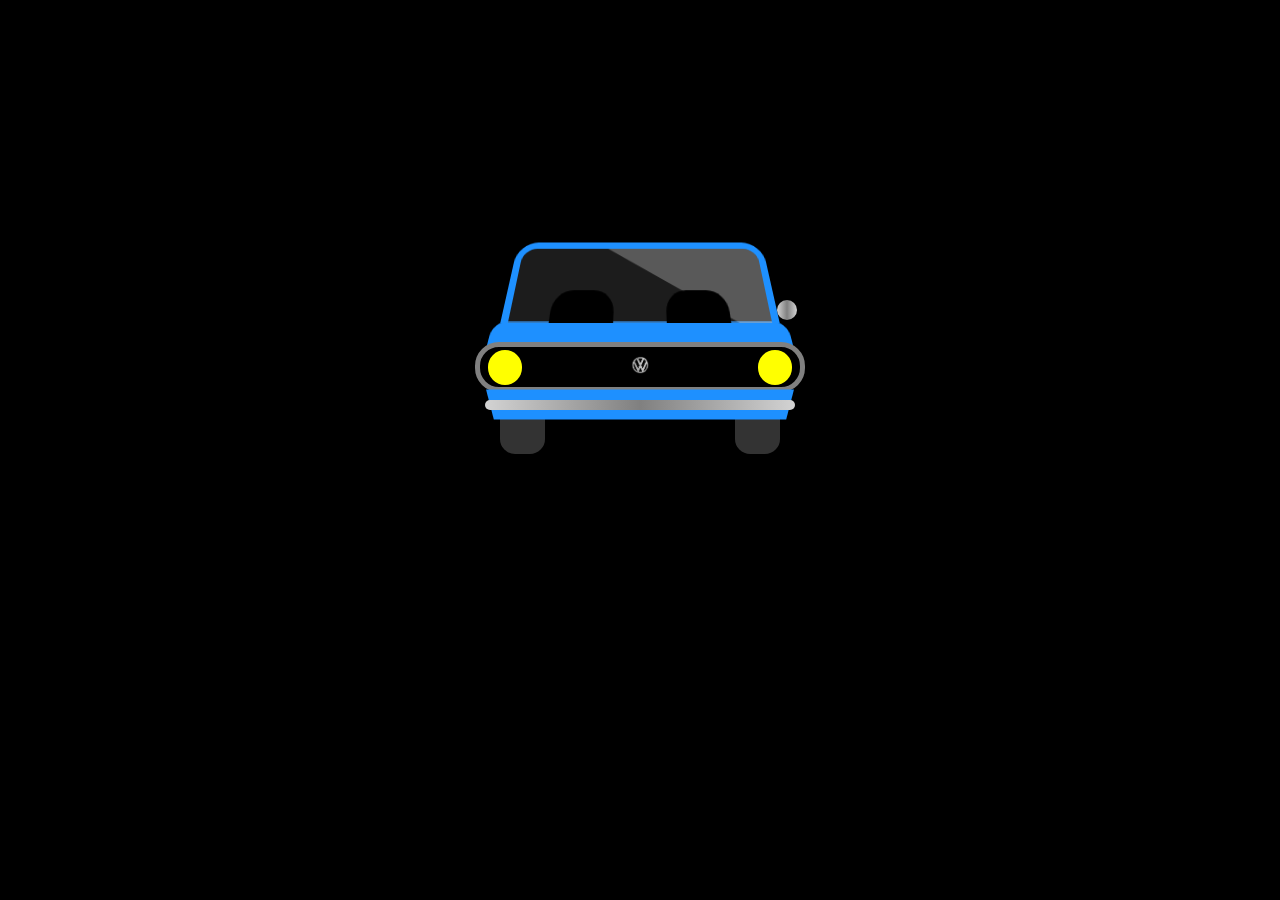
<file: carro passat/index.html>
<!DOCTYPE html>
<html lang="en">
<head>
    <meta charset="UTF-8">
    <meta http-equiv="X-UA-Compatible" content="IE=edge">
    <meta name="viewport" content="width=device-width, initial-scale=1.0">
    <link rel="stylesheet" href="./style.css">
    <title>Passat</title>
</head>
<body>
    <div class="carro">
        <div class="parabrisa">
            <div class="banco"></div>
        </div>
        <div class="retrovisor"></div>
        <div class="capo"></div>
        <div class="para-choque"></div>
        <img class="emblema" src="./img/emblema.jfif">
        <div class="farol"></div>
        <div class="farol1"></div>
        <div class="para-choque1"></div>
        <div class="para-choque2"></div>
        <div class="rodas"></div>
    </div>
</body>
</html>
</file>
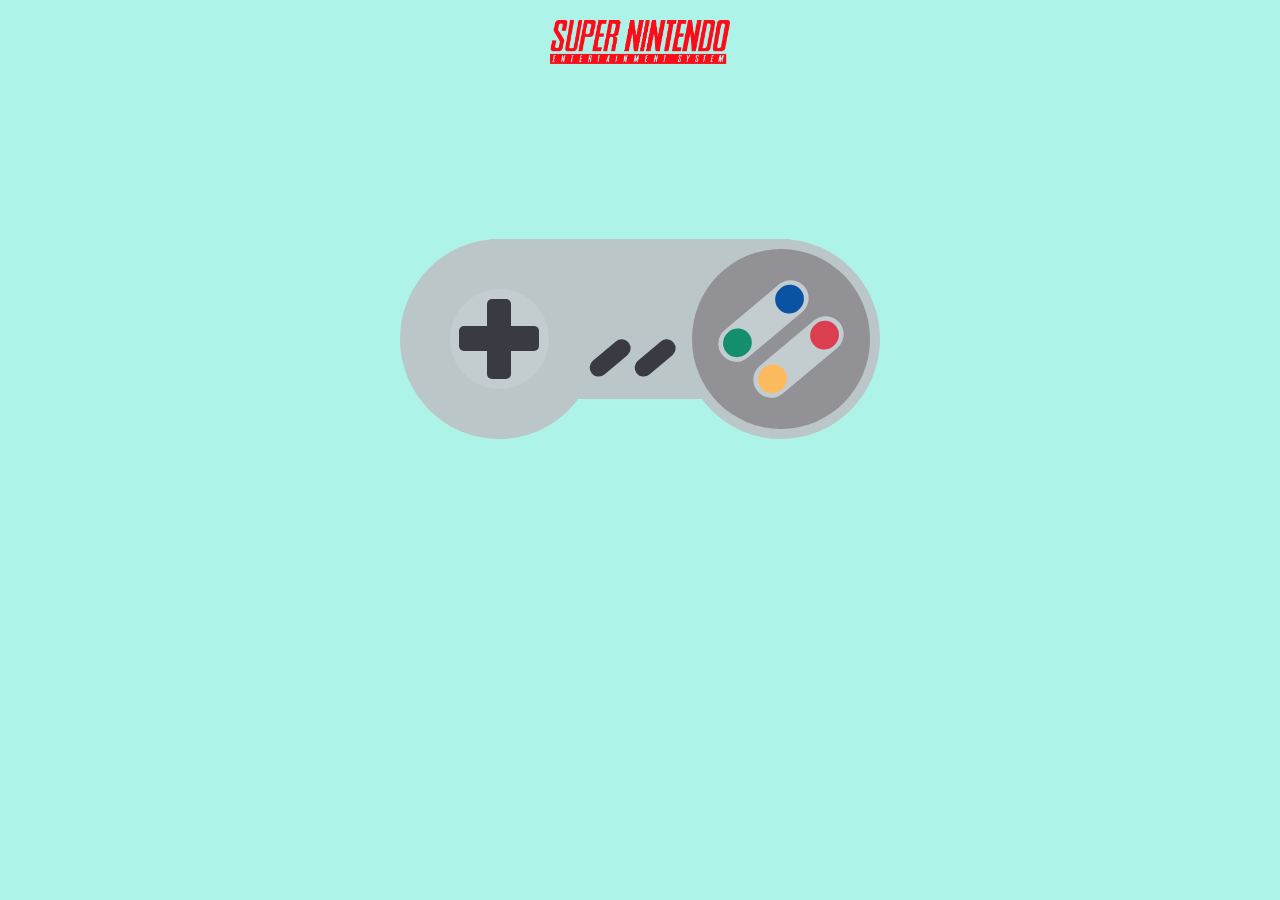
<file: CONTROLE SP/index.html>
<!DOCTYPE html>
<html lang="en">
<head>
    <meta charset="UTF-8">
    <meta http-equiv="X-UA-Compatible" content="IE=edge">
    <meta name="viewport" content="width=device-width, initial-scale=1.0">
    <link rel="stylesheet" href="./style.css">
    <title>SUPER NINTENDO</title>
</head>
<body>
    <img class="logo" src="./img/logo.png">
    <div class="container">
    <div class="box">
        <div class="controller-left">

        <div class="circle-indent-1">
        <div class="d-pad-1">
        </div>
        <div class="d-pad-2">
        </div>
        </div>

        </div>
        <div class="controller-middle">
        <div class="start"></div>
        <div class="select"></div>
        </div>
        <div class="controller-right">
        <div class="circle-indent-2">
        <div class="button-container-1">
        <div class="y"></div>
        <div class="x"></div>
        </div>
        <div class="button-container-2">
        <div class="b"></div>
        <div class="a"></div>
        </div>
        </div>

        </div>
    </div>
    </div>
</body>
</html>
</file>
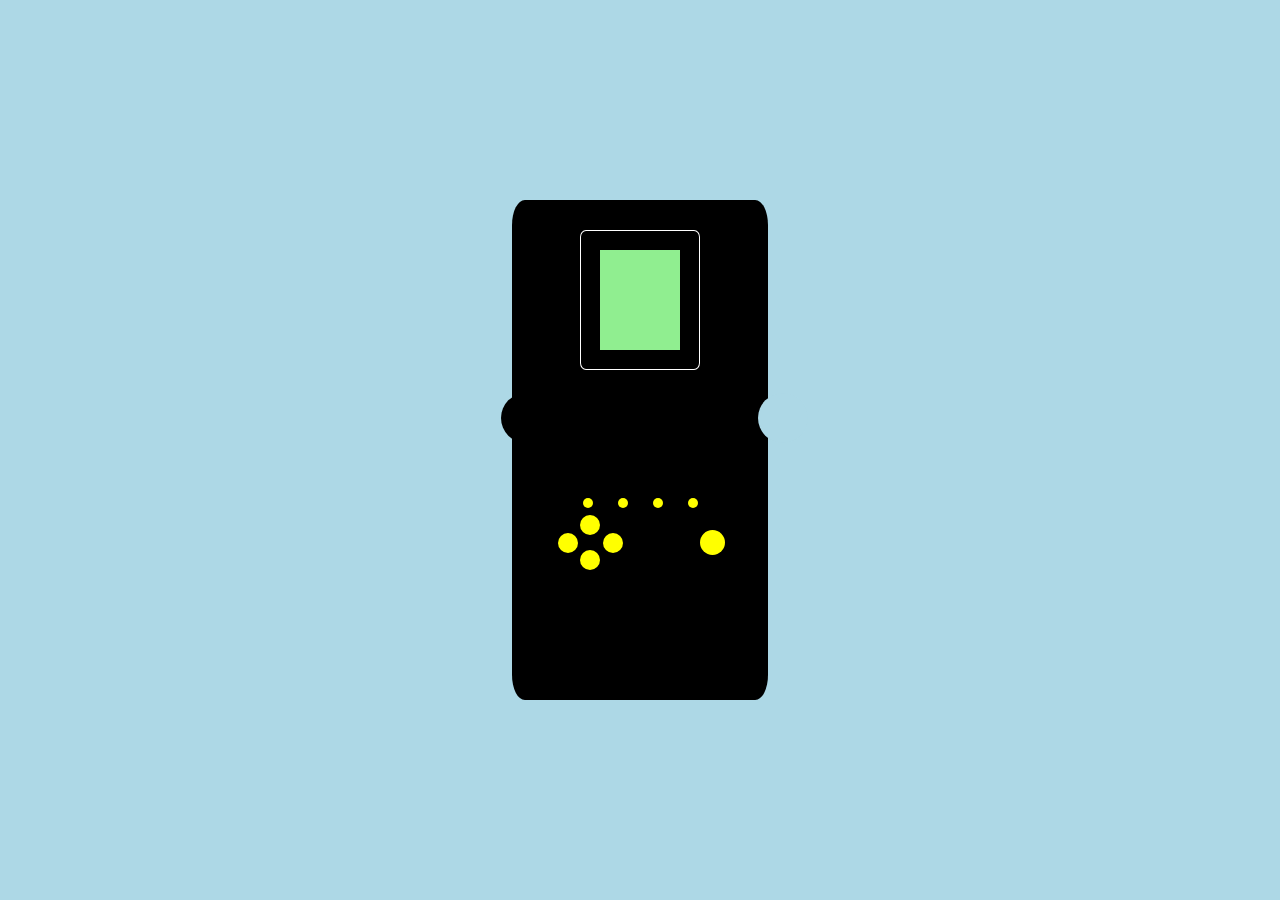
<file: Mini brink/index.html>
<!DOCTYPE html>
<html lang="en">
<head>
    <meta charset="UTF-8">
    <meta http-equiv="X-UA-Compatible" content="IE=edge">
    <meta name="viewport" content="width=device-width, initial-scale=1.0">
    <title>MINI BRINK</title>
    <style>
        * {
            box-sizing: border-box;
            margin: 0;
            padding: 0;
        }
        body {
            background-color: #add8e6;
            min-height: 100vh;
            display: flex;
            align-items: center;
            justify-content: center;
        }
        .container {
            display: flex;
            align-items: center;
            justify-content: center;
        }
        .artwork-wrapper {
            transform-origin: center center;
        }
    .square{
    margin: auto;
    border-radius: 5%;
    display: flex;
    align-items: center;
    justify-content: center;
}
#square1 {
    width: 256px;
    height: 500px;
    background-color: black;
}
#square2 {
    width: 80px;
    height: 100px;
    margin-top: 50px;
    border-radius: 0px;
    background-color: #90ee90;
}
#square3 {
    position: absolute;
    width: 120px;
    height: 140px;
    margin-top: 0px;
    border: 1px solid white;
}
.circle{
    margin: auto;
    border-radius: 50%;
    display: flex;
    align-items: center;
    justify-content: center;
}
#circle1 {
    position: absolute;
    width: 20px;
    height: 20px;
    margin-top: 450px;
    margin-right: 100px;
    background-color: yellow;
}
#circle2 {
    position: absolute;
    width: 20px;
    height: 20px;
    margin-top: 70px;
    background-color: yellow;
}
#circle3 {
    position: absolute;
    width: 20px;
    height: 20px;
    margin-top: -35px;
    margin-left: 45px;
    background-color: yellow;
}
#circle4 {
    position: absolute;
    width: 20px;
    height: 20px;
    margin-right: 90px;
    background-color: yellow;
}
#circle5 {
    position: absolute;
    width: 25px;
    height: 25px;
    margin-left: 290px;
    background-color: yellow;
}
#circle6 {
    position: absolute;
    width: 10px;
    height: 10px;
    margin-top: -80px;
    margin-right: 40px;
    background-color: yellow;
}
#circle7 {
    position: absolute;
    width: 10px;
    height: 10px;
    margin-top: 0px;
    margin-right: 70px;
    background-color: yellow;
}
#circle8 {
    position: absolute;
    width: 10px;
    height: 10px;
    margin-right: 70px;
    background-color: yellow;
}
#circle9 {
    position: absolute;
    width: 10px;
    height: 10px;
    margin-top: 0px;
    margin-right: 70px;
    background-color: yellow;
}
#circle10 {
    position: absolute;
    width: 50px;
    height: 50px;
    margin-top: -170px;
    margin-left: 390px;
    background-color: #add8e6;
}
#circle11 {
    position: absolute;
    width: 50px;
    height: 50px;
    margin-top: 0px;
    margin-right: 513px;
    background-color: black;
}

    </style>
</head>
<body>
   <div class="container">
     <div class="artwork-wrapper">
     <div id="square1" class="square">
        <div id="square2" class="square">
            <div id="square3" class="square">
                <div id="circle1" class="circle">
                    <div id="circle2" class="circle">
                        <div id="circle3" class="circle">
                            <div id="circle4" class="circle">
                                <div id="circle5" class="circle">
                                    <div id="circle6" class="circle">
                                        <div id="circle7" class="circle">
                                            <div id="circle8" class="circle">
                                                <div id="circle9" class="circle">
                                                    <div id="circle10" class="circle">
                                                        <div id="circle11" class="circle">

                                                        </div>
                                                    
                                        
                                                      </div>
                                                    </div>

                                                </div>
                                            </div>
                                        </div>
                                    </div>

                                </div>

                        </div>
                        </div>

                </div>
            </div>
        </div>
      </div>
     </div>
   </div>

   <script>
    function scaleArtwork() {
        const wrapper = document.querySelector('.artwork-wrapper');
        const artW = 256;
        const artH = 500;
        const padding = 32;

        const scaleW = (window.innerWidth - padding) / artW;
        const scaleH = (window.innerHeight - padding) / artH;
        const scale = Math.min(scaleW, scaleH, 1);

        wrapper.style.transform = `scale(${scale})`;
    }

    window.addEventListener('resize', scaleArtwork);
    scaleArtwork();
   </script>
</body>
</html>
</file>
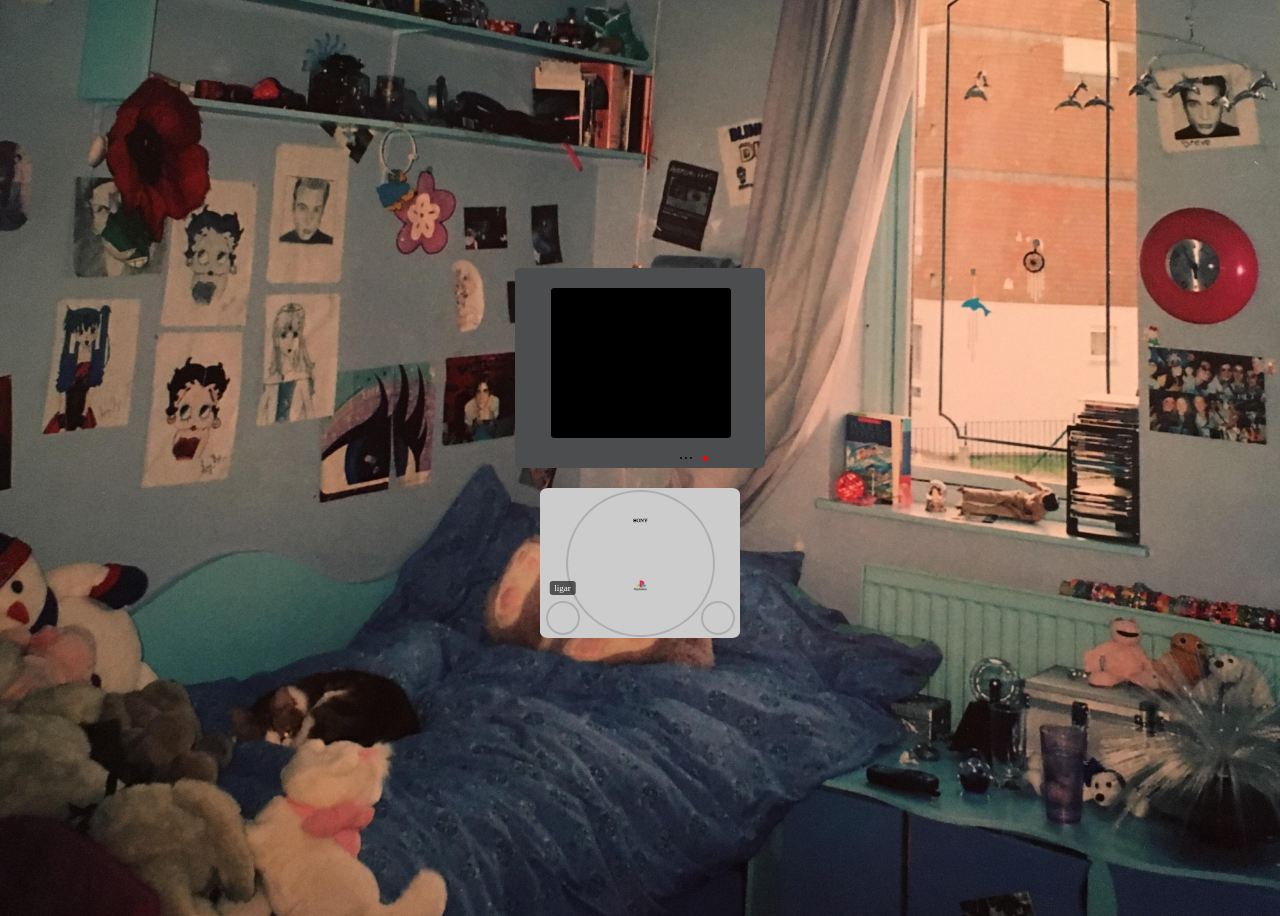
<file: ps1/index.html>
<!DOCTYPE html>
<html lang="en">
<head>
    <meta charset="UTF-8">
    <meta http-equiv="X-UA-Compatible" content="IE=edge">
    <meta name="viewport" content="width=device-width, initial-scale=1.0">
    <title>PS1</title>
    
    <style type="text/css">
        body{
    background: url('./img/nostalgias.jpg') center/cover no-repeat;
    display: flex;
    flex-direction: column;
    align-items: center;
    justify-content: center;
    min-height: 100vh;
    gap: 40px;
    overflow-x: hidden;
    }

#app {
    position: relative;
    width: 280px;
    height: 380px;
    transform-origin: center center;
}

@media (max-width: 650px) {
    #app { transform: scale(0.75); }
}

@media (max-width: 480px) {
    #app { transform: scale(0.6); }
}

@media (max-width: 360px) {
    #app { transform: scale(0.45); }
}
    
    .square {
    margin: auto;
    border-radius: 4%;
    display: flex;
    align-items: center;
    justify-content: center;
    background: linear-gradient(to right, var(--color1), var(--color2), var(--color1));
}
 
    .circle {
        position: absolute;
        margin: auto;
        border: 2px solid #9999;
        border-radius: 50%;
        display: flex;
        align-items: center;
        justify-content: center;
        border-radius: black;
    }
    .ps1{
        margin-top: 220px;
    }

#square1 {
    width: 200px;
    height: 150px;
    background-color: #CCCCCC;
}

#circle1 {
    width: 145px;
    height: 143px;
    flex-direction: column;
}
#circle2 {
    margin-top: 110px;
    margin-right: 155px;
    width: 30px;
    height: 30px;
    cursor: pointer;
    animation: pulse 1.2s infinite;
}

#circle2::after {
    content: "ligar";
    position: absolute;
    top: -22px;
    left: 50%;
    transform: translateX(-50%);
    font-size: 9px;
    color: white;
    background: rgba(0,0,0,0.6);
    padding: 2px 5px;
    border-radius: 3px;
    white-space: nowrap;
}

#circle2.ligado {
    animation: none;
    cursor: default;
}

#circle2.ligado::after {
    display: none;
}

@keyframes pulse {
    0%   { box-shadow: 0 0 0 0 rgba(255,255,255,0.8); }
    70%  { box-shadow: 0 0 0 8px rgba(255,255,255,0); }
    100% { box-shadow: 0 0 0 0 rgba(255,255,255,0); }
}

#circle3 {
    margin-top: 0px;
    margin-left: 310px;
    width: 30px;
    height: 30px;
}

.logo {
    width: 15px;
    height: 15px;
    margin-top: 50px;
}
.sony {
    width: 15px;
    height: 15px;
    margin-top: -20px;
}
.video {
    display: none;
    width: 180px;
    height: 150px;
    object-fit: cover;
}
.tela {
        position: absolute;
        margin: auto;
        border-radius: 2%;
        display: flex;
        align-items: center;
        justify-content: center;
        border-radius: black;
    }
    #tv-wrapper {
    top: 0;
    left: 15px;
    margin: 0;
}

    #tv {
    position: relative;
    margin-top: 0;
    width: 250px;
    height: 200px;
    background-color: #4c4d4f;
}
 
 #tv2 {
    margin-left: 130px;
        margin-top: 180px;
    width: 5px;
    height: 5px;
    background-color: red;
    border-radius: 50%;
 }

#tv3 {
    margin-left: -128px;
        margin-top: -190px;
    width: 180px;
    height: 150px;
    background-color: black;
}

#tv4 {
    margin-left: 100px;
        margin-top: 190px;
    width: 2px;
    height: 2px;
    background-color: black;
    border-radius: 50%;
}

#tv5 {
    margin-left: -10px;
        margin-top: 0px;
    width: 2px;
    height: 2px;
    background-color: black;
    border-radius: 50%;
}

#tv6 {
    margin-left: -10px;
        margin-top: 0px;
    width: 2px;
    height: 2px;
    background-color: black;
    border-radius: 50%;
}
    
    </style>
</head>
<body>
    
    <div id="app">
    <div class="ps1">
     <div id="square1" class="square">
       <div id="circle1" class="circle">
       <img class="sony" src="./img/sony.png">
       <img class="logo" src="./img/logo.png">
       <div id="circle2" class="circle">
       <div id="circle3" class="circle">
       </div>
       </div>
       </div>
       </div>
     </div>


     <div id="tv-wrapper" class="tela">
        <div id="tv" class="tela">
            <div id="tv2" class="tela">
                <div id="tv3" class="tela">
                  <img class="video" id="video" src="./img/videoplayback.gif">
                  <div id="tv4" class="tela">
                    <div id="tv5" class="tela">
                      <div id="tv6" class="tela">

                      </div>
                    </div>
                  </div>
                </div>

            </div>

        </div>
     </div>
    </div>


<script>
    const circle2 = document.getElementById('circle2');
    const tv2 = document.getElementById('tv2');
    const video = document.getElementById('video');

    circle2.addEventListener('click', function () {
        tv2.style.backgroundColor = 'green';
        video.src = './img/videoplayback.gif?' + Date.now();
        video.style.display = 'block';
        circle2.classList.add('ligado');
    });
</script>
</body>
</html>
</file>
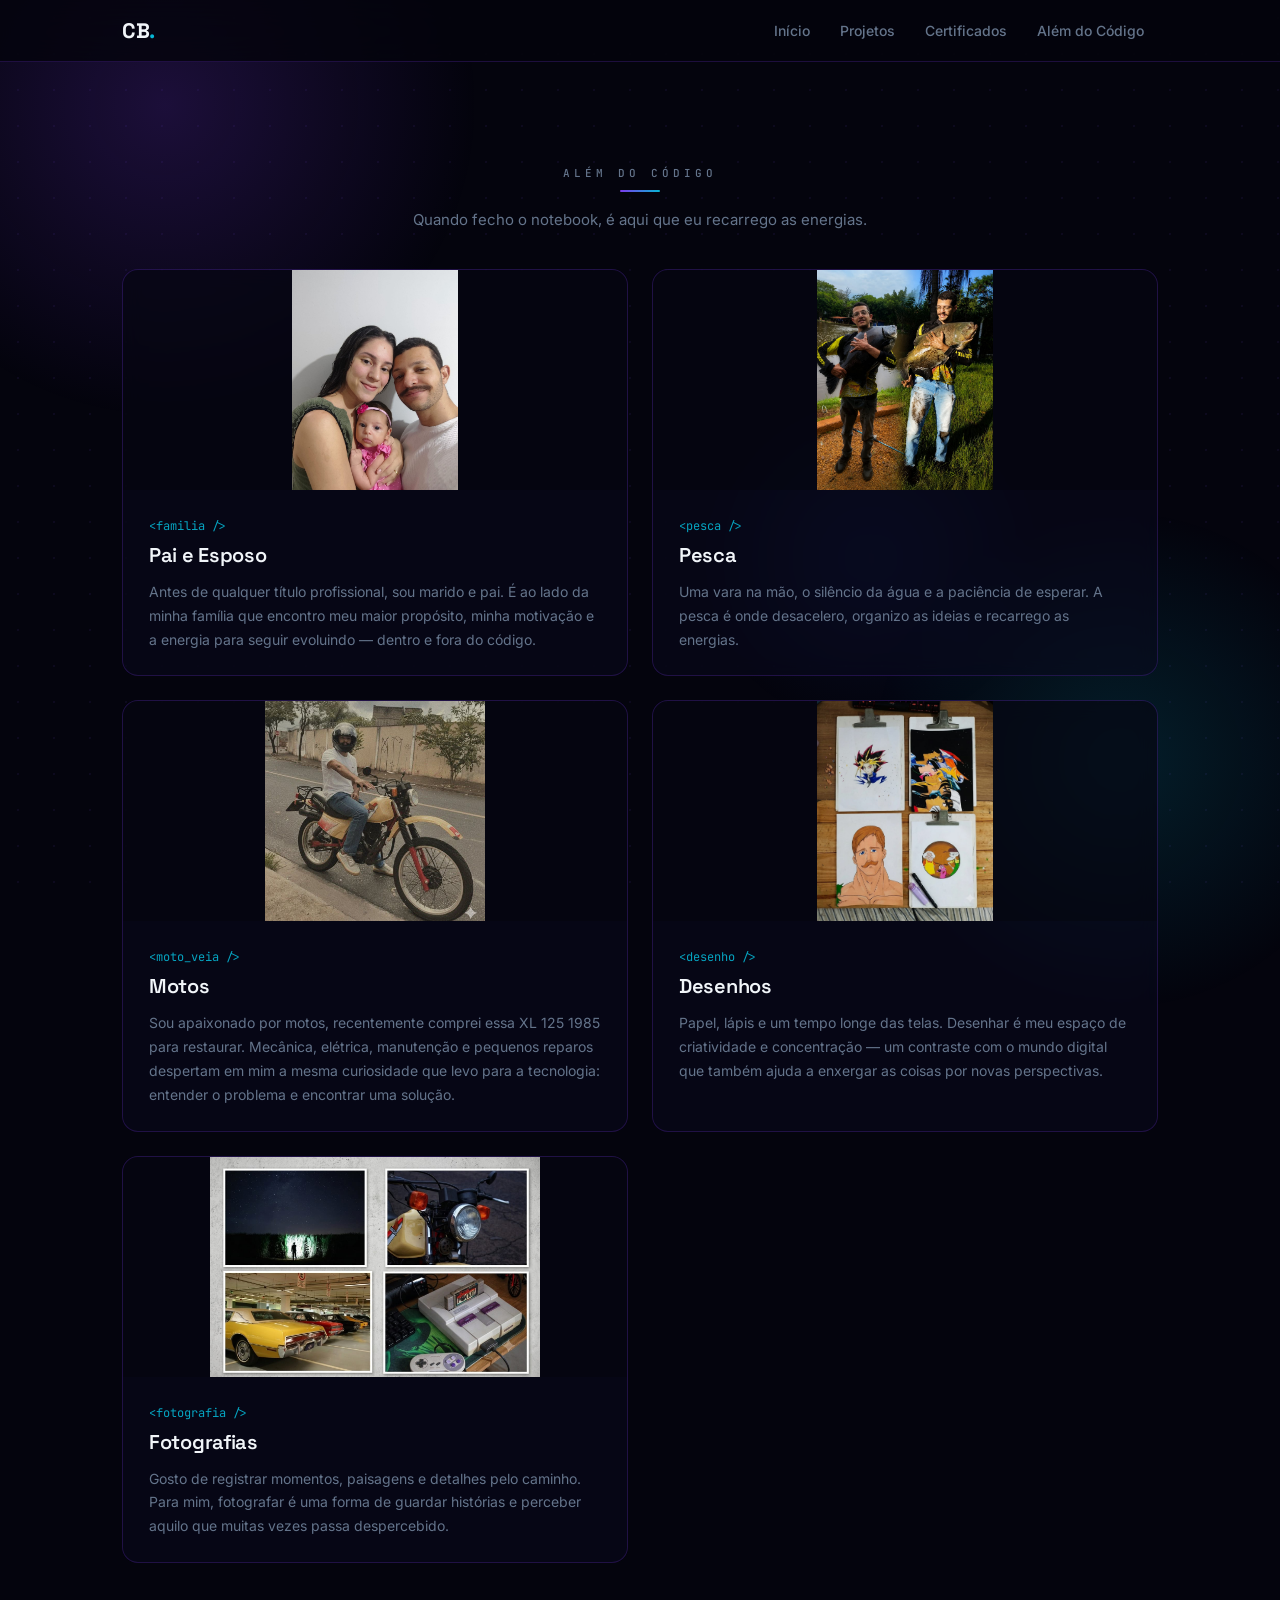
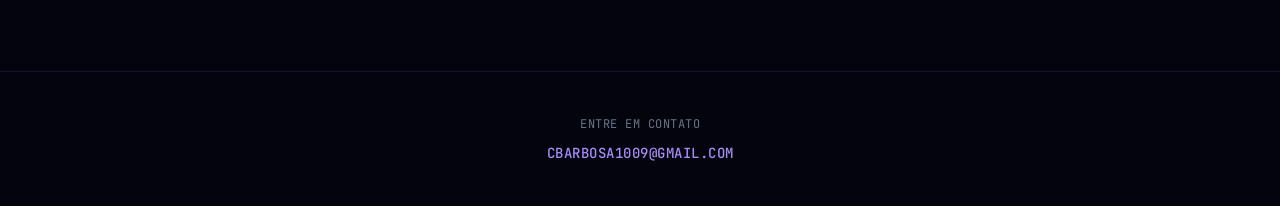
<file: alem-do-codigo.html>
<!DOCTYPE html>
<html lang="pt-BR">
<head>
  <meta charset="UTF-8">
  <meta name="viewport" content="width=device-width, initial-scale=1.0">
  <link rel="icon" href="./img/my-icon.png" type="image/x-icon">
  <title>Além do Código — Carlos B.</title>
  <link rel="stylesheet" href="style.css">
</head>
<body>

  <div class="orb orb-1"></div>
  <div class="orb orb-2"></div>
  <div class="orb orb-3"></div>

  <nav class="navbar">
    <div class="container">
      <a class="nav-brand" href="index.html">CB<span class="brand-dot">.</span></a>
      <ul class="menu">
        <li><a href="index.html">Início</a></li>
        <li><a href="projetos.html">Projetos</a></li>
        <li><a href="c&c.html">Certificados</a></li>
        <li><a href="alem-do-codigo.html">Além do Código</a></li>
      </ul>
    </div>
  </nav>

  <section class="section section--wide" id="alem-do-codigo">
    <h2>Além do Código</h2>
    <p class="hobbies-intro">Quando fecho o notebook, é aqui que eu recarrego as energias.</p>

    <div class="hobby-grid">

      <div class="hobby-card">
        <div class="hobby-card-img">
          <img src="./img/love.jpeg" alt="Família" onerror="this.style.display='none'; this.nextElementSibling.style.display='flex';">
          <div class="hobby-placeholder" style="display:none;">❤️</div>
        </div>
        <div class="hobby-card-body">
          <span class="project-tag">&lt;familia /&gt;</span>
          <h3>Pai e Esposo</h3>
          <p class="hobby-desc">Antes de qualquer título profissional, sou marido e pai. É ao lado da minha família que encontro meu maior propósito, minha motivação e a energia para seguir evoluindo — dentro e fora do código.</p>
        </div>
      </div>

      <div class="hobby-card">
        <div class="hobby-card-img">
          <img src="./img/pesca.jpeg" alt="Pesca" onerror="this.style.display='none'; this.nextElementSibling.style.display='flex';">
          <div class="hobby-placeholder" style="display:none;">🎣</div>
        </div>
        <div class="hobby-card-body">
          <span class="project-tag">&lt;pesca /&gt;</span>
          <h3>Pesca</h3>
          <p class="hobby-desc">Uma vara na mão, o silêncio da água e a paciência de esperar. A pesca é onde desacelero, organizo as ideias e recarrego as energias.</p>
        </div>
      </div>

      <div class="hobby-card">
        <div class="hobby-card-img">
          <img src="./img/xl.jpeg" alt="Motos" onerror="this.style.display='none'; this.nextElementSibling.style.display='flex';">
          <div class="hobby-placeholder" style="display:none;">🏍️</div>
        </div>
        <div class="hobby-card-body">
          <span class="project-tag">&lt;moto_veia /&gt;</span>
          <h3>Motos</h3>
          <p class="hobby-desc">Sou apaixonado por motos, recentemente comprei essa XL 125 1985 para restaurar. Mecânica, elétrica, manutenção e pequenos reparos despertam em mim a mesma curiosidade que levo para a tecnologia: entender o problema e encontrar uma solução.</p>
        </div>
      </div>

      <div class="hobby-card">
        <div class="hobby-card-img">
          <img src="./img/draw.jpeg" alt="Desenhos" onerror="this.style.display='none'; this.nextElementSibling.style.display='flex';">
          <div class="hobby-placeholder" style="display:none;">✏️</div>
        </div>
        <div class="hobby-card-body">
          <span class="project-tag">&lt;desenho /&gt;</span>
          <h3>Desenhos</h3>
          <p class="hobby-desc">Papel, lápis e um tempo longe das telas. Desenhar é meu espaço de criatividade e concentração — um contraste com o mundo digital que também ajuda a enxergar as coisas por novas perspectivas.</p>
        </div>
      </div>

      <div class="hobby-card">
        <div class="hobby-card-img">
          <img src="./img/photo.jpeg" alt="Fotografias" onerror="this.style.display='none'; this.nextElementSibling.style.display='flex';">
          <div class="hobby-placeholder" style="display:none;">📷</div>
        </div>
        <div class="hobby-card-body">
          <span class="project-tag">&lt;fotografia /&gt;</span>
          <h3>Fotografias</h3>
          <p class="hobby-desc">Gosto de registrar momentos, paisagens e detalhes pelo caminho. Para mim, fotografar é uma forma de guardar histórias e perceber aquilo que muitas vezes passa despercebido.</p>
        </div>
      </div>

    </div>
  </section>

  <footer>
    <div class="contact-me">
      <p>Entre em contato</p>
      <a href="mailto:cbarbosa1009@gmail.com">cbarbosa1009@gmail.com</a>
    </div>
  </footer>

</body>
</html>
</file>
<file: carro passat/style.css>
*, *::before, *::after {
    margin: 0;
    padding: 0;
    box-sizing: border-box;
}

:root {
    --b: clamp(200px, 75vmin, 420px);
}

body {
    background-color: black;
    display: flex;
    justify-content: center;
    align-items: center;
    height: 100vh;
    overflow: hidden;
}

.carro {
    width: var(--b);
    height: var(--b);
    display: flex;
    flex-direction: column;
    align-items: center;
    position: relative;
}

.parabrisa {
    position: relative;
    border: calc(0.019 * var(--b)) solid #1e90ff;
    border-bottom: none;
    width: calc(0.619 * var(--b));
    height: calc(0.190 * var(--b));
    border-radius: calc(0.052 * var(--b)) calc(0.052 * var(--b)) 0 0;
    background: #5555;
    transform: perspective(calc(0.012 * var(--b))) rotateX(.50deg);
    z-index: 2;
    overflow: hidden;
}

.parabrisa::before {
    content: "";
    position: absolute;
    width: calc(0.952 * var(--b));
    height: calc(0.238 * var(--b));
    background: #ffffff45;
    transform: rotate(30deg);
    top: -60%;
}

.banco {
    position: absolute;
    width: calc(0.524 * var(--b));
    height: calc(0.071 * var(--b));
    bottom: 0;
    left: 50%;
    transform: translateX(-50%);
    display: flex;
    justify-content: space-around;
}

.banco::before, .banco::after {
    content: "";
    position: relative;
    width: calc(0.143 * var(--b));
    height: calc(0.119 * var(--b));
    background: black;
    z-index: 2;
    top: 0;
    border-radius: calc(0.048 * var(--b));
}

.retrovisor {
    position: absolute;
    width: calc(0.048 * var(--b));
    height: calc(0.048 * var(--b));
    border-radius: 50%;
    background: linear-gradient(to right, var(--color1), var(--color2), var(--color1));
    --color1: #d3d3d3;
    --color2: gray;
    margin-top: calc(0.143 * var(--b));
    margin-left: calc(0.702 * var(--b));
}

.capo {
    width: calc(0.714 * var(--b));
    height: calc(0.060 * var(--b));
    background: #1e90ff;
    position: relative;
    top: calc(0.002 * var(--b));
    border-radius: calc(0.036 * var(--b)) calc(0.036 * var(--b)) 0 0;
    transform: perspective(calc(0.012 * var(--b))) rotateX(.50deg);
    display: flex;
}

.para-choque {
    width: calc(0.786 * var(--b));
    height: calc(0.119 * var(--b));
    background: black;
    border: calc(0.012 * var(--b)) solid gray;
    border-radius: calc(0.057 * var(--b));
    position: relative;
    top: calc(-0.007 * var(--b));
}

.emblema {
    position: absolute;
    width: calc(0.071 * var(--b));
    margin-top: calc(0.262 * var(--b));
}

.farol {
    position: absolute;
    width: calc(0.083 * var(--b));
    height: calc(0.083 * var(--b));
    border-radius: 50%;
    background: yellow;
    margin-top: calc(0.262 * var(--b));
    margin-right: calc(0.643 * var(--b));
}

.farol1 {
    position: absolute;
    width: calc(0.083 * var(--b));
    height: calc(0.083 * var(--b));
    border-radius: 50%;
    background: yellow;
    margin-top: calc(0.262 * var(--b));
    margin-left: calc(0.643 * var(--b));
}

.para-choque1 {
    width: calc(0.714 * var(--b));
    height: calc(0.071 * var(--b));
    background: #1e90ff;
    margin-top: calc(-0.012 * var(--b));
    transform: perspective(calc(0.012 * var(--b))) rotateX(-.50deg);
}

.para-choque2 {
    position: absolute;
    width: calc(0.738 * var(--b));
    height: calc(0.024 * var(--b));
    border-radius: calc(0.024 * var(--b));
    margin-top: calc(0.381 * var(--b));
    background: linear-gradient(to right, var(--color1), var(--color2), var(--color1));
    --color1: #d3d3d3;
    --color2: gray;
}

.rodas {
    position: relative;
    width: calc(0.667 * var(--b));
    height: calc(0.143 * var(--b));
}

.rodas::before, .rodas::after {
    content: "";
    position: absolute;
    width: calc(0.107 * var(--b));
    height: calc(0.083 * var(--b));
    background: #333333;
    border-radius: 0 0 calc(0.036 * var(--b)) calc(0.036 * var(--b));
    z-index: -1;
    top: calc(-0.002 * var(--b));
}

.rodas::after {
    right: 0;
}
</file>
<file: CONTROLE SP/style.css>
body {
    background: #AEF3E7;
}

.box {
    position: relative;
    width: min(600px, 90vw);
    aspect-ratio: 3 / 2;
    display: block;
    margin: auto;
    margin-top: 6%;
    background: none;
}

.controller-left {
    position: absolute;
    border-radius: 50%;
    background: #bbc6c9;
    height: 50%;
    top: 25%;
    left: 10%;
    width: 33%;
}

.controller-middle {
    position: absolute;
    background: #bbc6c9;
    top: 25%;
    width: 50%;
    left: 25%;
    height: 40%;
}

.controller-right {
    position: absolute;
    border-radius: 50%;
    background: #bbc6c9;
    height: 50%;
    top: 25%;
    right: 10%;
    width: 33%;
}

.circle-indent-1 {
    position: absolute;
    border-radius: 50%;
    background: #C3CCCF;
    height: 50%;
    width: 50%;
    top: 25%;
    left: 25%;
    z-index: 2;
}

.d-pad-1 {
    position: absolute;
    height: 80%;
    width: 25%;
    left: 37.5%;
    top: 10%;
    background: #393a42;
    border-radius: 5px;
}

.d-pad-2 {
    position: absolute;
    width: 80%;
    height: 25%;
    top: 37.5%;
    left: 10%;
    background: #393a42;
    border-radius: 5px;
}

.circle-indent-2 {
    position: absolute;
    border-radius: 50%;
    height: 90%;
    width: 90%;
    top: 5%;
    left: 5%;
    background: #919196;
    z-index: 2;
}

.button-container-1 {
    position: absolute;
    height: 20%;
    width: 60%;
    top: 30%;
    left: 10%;
    background: #c3cccf;
    border-radius: 40px;
    transform: rotate(-40deg);
}

.button-container-2 {
    position: absolute;
    height: 20%;
    width: 60%;
    top: 50%;
    left: 30%;
    background: #c3cccf;
    border-radius: 40px;
    transform: rotate(-40deg);
}

.y {
    position: absolute;
    border-radius: 50%;
    left: 5%;
    top: 10%;
    height: 80%;
    width: 27%;
    background: #138f6d;
}

.x {
    position: absolute;
    border-radius: 50%;
    right: 5%;
    top: 10%;
    height: 80%;
    width: 27%;
    background: #0a53a2;
}

.b {
    position: absolute;
    border-radius: 50%;
    left: 5%;
    top: 10%;
    height: 80%;
    width: 27%;
    background: #febb5d;
}

.a {
    position: absolute;
    border-radius: 50%;
    right: 5%;
    top: 10%;
    height: 80%;
    width: 27%;
    background: #db3f4f;
}

.select {
    position: absolute;
    height: 11%;
    width: 16%;
    bottom: 20%;
    left: 32%;
    background: #393a42;
    border-radius: 40px;
    transform: rotate(-40deg);
}

.start {
    position: absolute;
    height: 11%;
    width: 16%;
    bottom: 20%;
    left: 47%;
    background: #393a42;
    border-radius: 40px;
    transform: rotate(-40deg);
}
.container {
    margin: 10px;
}

.logo {
    width: min(180px, 30vw);
    display: block;
    margin: 20px auto 0;
}
</file>
<file: style.css>
@import url('https://fonts.googleapis.com/css2?family=Inter:wght@300;400;500;600;700&family=Space+Grotesk:wght@400;500;600;700&family=JetBrains+Mono:wght@400;500&display=swap');

:root {
  --bg:      #04040d;
  --purple:  #7c3aed;
  --cyan:    #06b6d4;
  --blue:    #2563eb;
  --text:    #f1f5f9;
  --muted:   #64748b;
  --border:  rgba(124, 58, 237, 0.22);
  --card-bg: rgba(10, 10, 30, 0.55);
}

*, *::before, *::after { margin: 0; padding: 0; box-sizing: border-box; }

html { scroll-behavior: smooth; }

body {
  font-family: 'Inter', sans-serif;
  background-color: var(--bg);
  color: var(--text);
  min-height: 100vh;
  overflow-x: hidden;
}

/* dot-grid background */
body::before {
  content: '';
  position: fixed;
  inset: 0;
  background-image: radial-gradient(circle, rgba(139, 92, 246, 0.07) 1px, transparent 1px);
  background-size: 36px 36px;
  pointer-events: none;
  z-index: 0;
}

/* ── AMBIENT ORBS ── */
.orb {
  position: fixed;
  border-radius: 50%;
  pointer-events: none;
  z-index: 0;
}
.orb-1 {
  width: 650px; height: 650px;
  top: -220px; left: -160px;
  background: radial-gradient(circle, rgba(124, 58, 237, 0.2) 0%, transparent 68%);
  animation: drift 14s ease-in-out infinite;
}
.orb-2 {
  width: 520px; height: 520px;
  bottom: -120px; right: -100px;
  background: radial-gradient(circle, rgba(6, 182, 212, 0.15) 0%, transparent 68%);
  animation: drift 19s ease-in-out infinite reverse;
}
.orb-3 {
  width: 360px; height: 360px;
  top: 42%; left: 54%;
  background: radial-gradient(circle, rgba(37, 99, 235, 0.1) 0%, transparent 68%);
  animation: drift 24s ease-in-out infinite 4s;
}
@keyframes drift {
  0%, 100% { transform: translate(0, 0); }
  33%       { transform: translate(44px, -40px); }
  66%       { transform: translate(-28px, 28px); }
}

/* ── NAVBAR ── */
.navbar {
  position: sticky;
  top: 0;
  z-index: 100;
  background: rgba(4, 4, 13, 0.82);
  backdrop-filter: blur(18px);
  -webkit-backdrop-filter: blur(18px);
  border-bottom: 1px solid var(--border);
  padding: 15px 0;
}

.container {
  max-width: 1100px;
  margin: 0 auto;
  padding: 0 32px;
  display: flex;
  align-items: center;
}

.nav-brand {
  font-family: 'Space Grotesk', sans-serif;
  font-size: 21px;
  font-weight: 700;
  color: var(--text);
  text-decoration: none;
  letter-spacing: -0.5px;
  margin-right: auto;
}
.brand-dot { color: var(--cyan); }

.menu {
  list-style: none;
  display: flex;
  gap: 2px;
}
.menu li a {
  text-decoration: none;
  color: var(--muted);
  font-size: 14px;
  font-weight: 500;
  padding: 7px 14px;
  border-radius: 8px;
  transition: all 0.2s;
  display: block;
}
.menu li a:hover {
  color: var(--text);
  background: rgba(124, 58, 237, 0.12);
}

/* ── HERO ── */
.hero {
  position: relative;
  z-index: 1;
  display: flex;
  align-items: center;
  justify-content: center;
  gap: 72px;
  max-width: 1100px;
  margin: 108px auto 0;
  padding: 0 32px;
}

.hero-content { flex: 1; max-width: 500px; }

.hero-tag {
  font-family: 'JetBrains Mono', monospace;
  font-size: 13px;
  color: var(--cyan);
  letter-spacing: 0.4px;
  margin-bottom: 22px;
  opacity: 0.9;
}

.hero-name {
  font-family: 'Space Grotesk', sans-serif;
  font-size: 72px;
  font-weight: 700;
  line-height: 1.04;
  letter-spacing: -3px;
  margin-bottom: 24px;
}
.name-accent {
  background: linear-gradient(135deg, #a78bfa 0%, #22d3ee 100%);
  -webkit-background-clip: text;
  -webkit-text-fill-color: transparent;
  background-clip: text;
}

.hero-bio {
  font-size: 16px;
  color: var(--muted);
  line-height: 1.8;
  margin-bottom: 38px;
}

.hero-links { display: flex; gap: 12px; }

.hero-btn {
  display: inline-flex;
  align-items: center;
  gap: 8px;
  padding: 10px 22px;
  border-radius: 10px;
  text-decoration: none;
  font-size: 14px;
  font-weight: 500;
  color: var(--text);
  border: 1px solid var(--border);
  background: rgba(124, 58, 237, 0.08);
  transition: all 0.25s ease;
}
.hero-btn img {
  width: 16px;
  height: 16px;
  filter: brightness(0) invert(1);
}
.hero-btn:hover {
  border-color: rgba(124, 58, 237, 0.75);
  background: rgba(124, 58, 237, 0.17);
  transform: translateY(-2px);
  box-shadow: 0 8px 24px rgba(124, 58, 237, 0.24);
}

.hero-btn--primary {
  background: rgba(124, 58, 237, 0.22);
  border-color: rgba(124, 58, 237, 0.6);
  font-weight: 600;
}
.hero-btn--primary:hover {
  background: rgba(124, 58, 237, 0.35);
}

.hero-visual { flex-shrink: 0; }

.visual-frame {
  position: relative;
  border-radius: 20px;
  overflow: hidden;
  border: 1px solid rgba(124, 58, 237, 0.38);
  box-shadow:
    0 0 0 1px rgba(6, 182, 212, 0.07),
    0 0 64px rgba(124, 58, 237, 0.28),
    0 24px 64px rgba(0, 0, 0, 0.55);
}
.visual-frame img { width: 380px; display: block; }
.visual-frame::after {
  content: '';
  position: absolute;
  inset: 0;
  background: linear-gradient(135deg, rgba(124, 58, 237, 0.1), rgba(6, 182, 212, 0.05));
  pointer-events: none;
}

/* ── TECH SECTION ── */
.section {
  position: relative;
  z-index: 1;
  max-width: 820px;
  margin: 0 auto;
  padding: 0 32px;
}

h2 {
  text-align: center;
  font-family: 'JetBrains Mono', monospace;
  font-size: 11px;
  font-weight: 500;
  letter-spacing: 4px;
  text-transform: uppercase;
  color: var(--muted);
  margin-top: 104px;
}
h2::after {
  content: '';
  display: block;
  width: 40px;
  height: 2px;
  background: linear-gradient(90deg, var(--purple), var(--cyan));
  margin: 10px auto 0;
  border-radius: 2px;
}

.tech-grid {
  display: grid;
  grid-template-columns: repeat(6, 1fr);
  gap: 12px;
  margin-top: 34px;
}

.tech-item {
  display: flex;
  flex-direction: column;
  align-items: center;
  justify-content: center;
  gap: 9px;
  padding: 20px 12px;
  background: var(--card-bg);
  border: 1px solid rgba(124, 58, 237, 0.16);
  border-radius: 12px;
  backdrop-filter: blur(10px);
  cursor: default;
  transition: all 0.28s ease;
}
.tech-item:hover {
  border-color: var(--cyan);
  background: rgba(6, 182, 212, 0.06);
  transform: translateY(-7px);
  box-shadow:
    0 14px 36px rgba(6, 182, 212, 0.16),
    0 0 0 1px rgba(6, 182, 212, 0.12);
}
.tech-item img { width: 36px; height: auto; }
.tech-item span {
  font-family: 'JetBrains Mono', monospace;
  font-size: 10px;
  color: var(--muted);
  font-weight: 500;
  letter-spacing: 0.4px;
}

/* ── FOOTER ── */
footer {
  position: relative;
  z-index: 1;
  border-top: 1px solid var(--border);
  padding: 44px 20px;
  margin-top: 108px;
}
.contact-me {
  text-align: center;
  color: var(--muted);
  font-size: 12px;
  letter-spacing: 0.5px;
  text-transform: uppercase;
  font-family: 'JetBrains Mono', monospace;
}
.contact-me a {
  display: inline-block;
  color: #a78bfa;
  font-weight: 500;
  text-decoration: none;
  margin-top: 12px;
  font-family: 'JetBrains Mono', monospace;
  font-size: 14px;
  transition: color 0.2s;
}
.contact-me a:hover { color: #c4b5fd; }

/* ── AI TOOLS ── */
.ai-grid {
  display: flex;
  justify-content: center;
  gap: 20px;
  margin-top: 34px;
  flex-wrap: wrap;
}

.ai-card {
  position: relative;
  border-radius: 16px;
  padding: 1px;
  background: linear-gradient(135deg, rgba(124, 58, 237, 0.5), rgba(6, 182, 212, 0.5));
  transition: all 0.3s ease;
}

.ai-card:hover {
  box-shadow: 0 0 32px rgba(6, 182, 212, 0.25), 0 0 64px rgba(124, 58, 237, 0.15);
  transform: translateY(-5px);
}

.ai-card-inner {
  display: flex;
  align-items: center;
  gap: 18px;
  padding: 22px 28px;
  background: rgba(8, 8, 24, 0.92);
  border-radius: 15px;
  backdrop-filter: blur(12px);
  min-width: 280px;
}

.ai-card-inner img {
  width: 52px;
  height: 52px;
  object-fit: contain;
  border-radius: 10px;
  flex-shrink: 0;
}

.ai-card-info {
  display: flex;
  flex-direction: column;
  gap: 5px;
}

.ai-card-info strong {
  font-family: 'Space Grotesk', sans-serif;
  font-size: 16px;
  font-weight: 600;
  color: var(--text);
  letter-spacing: -0.3px;
}

.ai-card-info span {
  font-size: 12px;
  color: var(--muted);
  line-height: 1.5;
}

/* ── PROJECTS ── */
.section--wide {
  max-width: 1100px;
}

.project-featured {
  display: flex;
  align-items: flex-start;
  gap: 64px;
  margin-top: 56px;
}

.project-featured-visual {
  flex-shrink: 0;
  width: 420px;
}

.project-featured-visual .visual-frame img {
  width: 100%;
}

.project-featured-content {
  flex: 1;
}

.project-tag {
  font-family: 'JetBrains Mono', monospace;
  font-size: 12px;
  color: var(--cyan);
  margin-bottom: 14px;
  opacity: 0.9;
}

.project-title {
  font-family: 'Space Grotesk', sans-serif;
  font-size: 42px;
  font-weight: 700;
  letter-spacing: -1.8px;
  line-height: 1.08;
  margin: 0 0 20px;
  color: var(--text);
}

.project-desc {
  font-size: 15px;
  color: var(--muted);
  line-height: 1.85;
  margin-bottom: 32px;
  white-space: pre-line;
}

.project-stack {
  display: flex;
  flex-direction: column;
  gap: 10px;
  margin-bottom: 36px;
}

.stack-group {
  display: flex;
  align-items: center;
  gap: 10px;
  flex-wrap: wrap;
}

.stack-label {
  font-family: 'JetBrains Mono', monospace;
  font-size: 10px;
  color: var(--muted);
  letter-spacing: 1px;
  text-transform: uppercase;
  min-width: 80px;
  flex-shrink: 0;
}

.stack-chips {
  display: flex;
  flex-wrap: wrap;
  gap: 6px;
}

.stack-chip {
  font-family: 'JetBrains Mono', monospace;
  font-size: 11px;
  color: var(--text);
  background: rgba(124, 58, 237, 0.1);
  border: 1px solid rgba(124, 58, 237, 0.28);
  border-radius: 6px;
  padding: 4px 10px;
  letter-spacing: 0.2px;
}

.project-featured--reverse {
  flex-direction: row-reverse;
}

.projects-divider {
  border: none;
  border-top: 1px solid var(--border);
  margin: 80px 0 0;
}

.projects-grid {
  display: grid;
  grid-template-columns: repeat(auto-fit, minmax(320px, 1fr));
  gap: 24px;
  margin-top: 40px;
  margin-bottom: 80px;
}

.project-card {
  background: var(--card-bg);
  border: 1px solid var(--border);
  border-radius: 16px;
  overflow: hidden;
  backdrop-filter: blur(10px);
  transition: all 0.28s ease;
}

.project-card:hover {
  border-color: var(--cyan);
  transform: translateY(-6px);
  box-shadow: 0 16px 40px rgba(6, 182, 212, 0.15), 0 0 0 1px rgba(6, 182, 212, 0.1);
}

.project-card-img {
  width: 100%;
  height: 200px;
  overflow: hidden;
}

.project-card-img img {
  width: 100%;
  height: 100%;
  object-fit: cover;
  transition: transform 0.4s ease;
}

.project-card:hover .project-card-img img {
  transform: scale(1.05);
}

.project-card-body {
  padding: 20px 24px;
  display: flex;
  align-items: center;
  justify-content: space-between;
  gap: 16px;
}

.project-card-body h3 {
  font-family: 'Space Grotesk', sans-serif;
  font-size: 16px;
  font-weight: 600;
  color: var(--text);
  letter-spacing: -0.2px;
  margin: 0;
}

/* ── CSS ART IFRAME PREVIEW ── */
a.project-card {
  text-decoration: none;
  display: block;
  color: inherit;
}

.css-art-preview {
  position: relative;
  overflow: hidden;
}

.css-art-preview iframe {
  width: 400%;
  height: 400%;
  transform: scale(0.25);
  transform-origin: top left;
  pointer-events: none;
  border: none;
  display: block;
}

/* ── CERTIFICATES ── */
.certs-grid {
  display: grid;
  grid-template-columns: repeat(3, 1fr);
  gap: 20px;
  margin-top: 40px;
  margin-bottom: 80px;
}

.cert-card {
  display: block;
  background: var(--card-bg);
  border: 1px solid var(--border);
  border-radius: 14px;
  overflow: hidden;
  backdrop-filter: blur(10px);
  text-decoration: none;
  transition: all 0.28s ease;
}

.cert-card:hover {
  border-color: var(--purple);
  transform: translateY(-6px);
  box-shadow: 0 16px 40px rgba(124, 58, 237, 0.18), 0 0 0 1px rgba(124, 58, 237, 0.12);
}

.cert-card-img {
  width: 100%;
  height: 160px;
  overflow: hidden;
}

.cert-card-img img {
  width: 100%;
  height: 100%;
  object-fit: cover;
  transition: transform 0.4s ease;
}

.cert-card:hover .cert-card-img img {
  transform: scale(1.05);
}

.cert-card-label {
  padding: 14px 18px;
  font-family: 'JetBrains Mono', monospace;
  font-size: 11px;
  color: var(--muted);
  letter-spacing: 0.5px;
  text-align: center;
}

/* ── ALÉM DO CÓDIGO / HOBBIES ── */
.hobbies-intro {
  text-align: center;
  color: var(--muted);
  font-size: 15px;
  margin-top: 18px;
}

.hobby-grid {
  display: grid;
  grid-template-columns: repeat(2, 1fr);
  gap: 24px;
  margin-top: 40px;
  margin-bottom: 80px;
}

.hobby-card {
  background: var(--card-bg);
  border: 1px solid var(--border);
  border-radius: 16px;
  overflow: hidden;
  backdrop-filter: blur(10px);
  transition: all 0.28s ease;
}

.hobby-card:hover {
  border-color: var(--cyan);
  transform: translateY(-6px);
  box-shadow: 0 16px 40px rgba(6, 182, 212, 0.15), 0 0 0 1px rgba(6, 182, 212, 0.1);
}

.hobby-card-img {
  position: relative;
  width: 100%;
  height: 220px;
  overflow: hidden;
  background: rgba(0, 0, 0, 0.25);
}

.hobby-card-img img {
  width: 100%;
  height: 100%;
  object-fit: contain;
  transition: transform 0.4s ease;
}

.hobby-card:hover .hobby-card-img img {
  transform: scale(1.05);
}

.hobby-placeholder {
  width: 100%;
  height: 100%;
  align-items: center;
  justify-content: center;
  font-size: 56px;
  background: linear-gradient(135deg, rgba(124, 58, 237, 0.14), rgba(6, 182, 212, 0.1));
}

.hobby-card-body {
  padding: 24px 26px;
}

.hobby-card-body h3 {
  font-family: 'Space Grotesk', sans-serif;
  font-size: 20px;
  font-weight: 600;
  color: var(--text);
  letter-spacing: -0.3px;
  margin: 8px 0 12px;
}

.hobby-desc {
  font-size: 14px;
  color: var(--muted);
  line-height: 1.7;
}

/* download button kept for other pages */
.download-button-container { display: flex; align-items: center; }
.download-button {
  background: linear-gradient(135deg, var(--purple), var(--blue));
  color: #fff;
  padding: 8px 18px;
  border: none;
  border-radius: 8px;
  text-decoration: none;
  margin-left: 10px;
  cursor: pointer;
  font-weight: 500;
  transition: opacity 0.22s;
}
.download-button:hover { opacity: 0.8; }

/* ── RESPONSIVE ── */
@media screen and (max-width: 900px) {
  .hero {
    flex-direction: column;
    margin-top: 64px;
    gap: 48px;
    text-align: center;
  }
  .hero-name { font-size: 52px; letter-spacing: -2px; }
  .hero-links { justify-content: center; }
  .visual-frame img { width: 100%; max-width: 360px; }

  .project-featured {
    flex-direction: column;
    gap: 36px;
  }
  .project-featured--reverse {
    flex-direction: column;
  }
  .project-featured-visual {
    width: 100%;
  }

  .certs-grid { grid-template-columns: repeat(3, 1fr); }
  .hobby-grid { grid-template-columns: 1fr; }
}

@media screen and (max-width: 700px) {
  .tech-grid { grid-template-columns: repeat(3, 1fr); }
  .certs-grid { grid-template-columns: repeat(2, 1fr); }
}

@media screen and (max-width: 600px) {
  .container { padding: 0 16px; }
  .nav-brand { font-size: 17px; }
  .menu li a { font-size: 12px; padding: 6px 8px; }
  .hero { padding: 0 20px; margin-top: 48px; }
  .hero-name { font-size: 42px; letter-spacing: -1.5px; }
  .hero-bio { font-size: 15px; }
  .hero-links { flex-wrap: wrap; }
  .section, .section--wide { padding: 0 20px; }
  .tech-grid { grid-template-columns: repeat(3, 1fr); gap: 10px; }
  .tech-item { padding: 14px 8px; }

  .ai-card-inner { min-width: unset; width: 100%; padding: 18px 20px; }
  .ai-grid { flex-direction: column; align-items: center; }

  .projects-grid { grid-template-columns: 1fr; }
  .certs-grid { grid-template-columns: repeat(2, 1fr); gap: 12px; }
  .cert-card-img { height: 120px; }
  .hobby-card-img { height: 180px; }
  .project-card-body { flex-direction: column; align-items: flex-start; }
  .project-title { font-size: 30px; letter-spacing: -1px; }
  .stack-label { min-width: 68px; }
  .stack-group { gap: 8px; }
}

@media screen and (max-width: 380px) {
  .menu li a { font-size: 11px; padding: 5px 6px; }
  .hero-name { font-size: 36px; letter-spacing: -1px; }
  .hero-btn { padding: 9px 14px; font-size: 13px; }
  .certs-grid { grid-template-columns: 1fr; }
}
</file>
